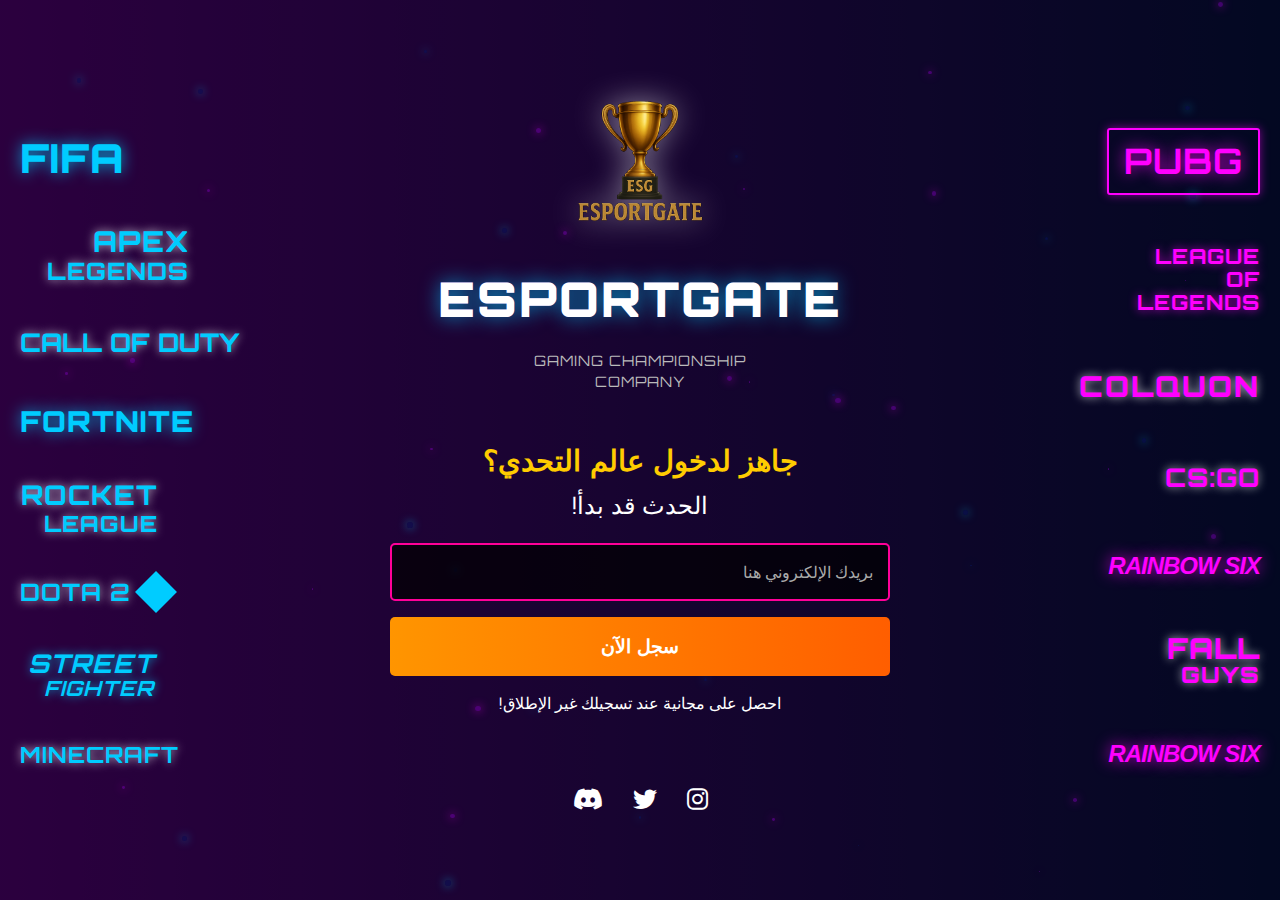
<file: index.html>
<!DOCTYPE html>
<html lang="ar" dir="rtl">
  <head>
    <meta charset="UTF-8" />
    <meta name="viewport" content="width=device-width, initial-scale=1.0" />
    <title>ESPORTGATE - بطولة الألعاب الإلكترونية</title>
    <!-- Bootstrap CSS -->
    <link
      href="https://cdn.jsdelivr.net/npm/bootstrap@5.3.0/dist/css/bootstrap.min.css"
      rel="stylesheet"
    />
    <!-- Font Awesome for Social Media Icons -->
    <link
      rel="stylesheet"
      href="https://cdnjs.cloudflare.com/ajax/libs/font-awesome/6.4.0/css/all.min.css"
    />
    <!-- Custom CSS -->
    <style>
      /* Google Fonts Import */
      @import url("https://fonts.googleapis.com/css2?family=Orbitron:wght@400;500;600;700;800;900&display=swap");

      /* Global Styles */
      * {
        margin: 0;
        padding: 0;
        box-sizing: border-box;
      }

      body {
        font-family: "Orbitron", sans-serif;
        background-color: #000;
        color: #fff;
        overflow-x: hidden;
      }

      /* Main Container */
      .main-container {
        position: relative;
        width: 100%;
        min-height: 100vh;
        background: linear-gradient(
          to right,
          rgba(124, 0, 179, 0.7),
          rgba(8, 24, 97, 0.7)
        );
        padding: 0;
        display: flex;
        justify-content: center;
        align-items: center;
      }

      .overlay {
        position: absolute;
        top: 0;
        left: 0;
        width: 100%;
        height: 100%;
        background: rgba(0, 0, 0, 0.5);
        z-index: 1;
      }

      .content {
        position: relative;
        z-index: 2;
        width: 100%;
        display: flex;
        justify-content: space-between;
        align-items: center;
        padding: 20px;
      }

      /* Game Logos Styling */
      .game-logos {
        display: flex;
        flex-direction: column;
        justify-content: space-between;
        height: 80vh;
        width: 25%;
        padding: 30px 0;
      }

      .left-logos {
        align-items: flex-start;
        padding-left: 40px;
      }

      .right-logos {
        align-items: flex-end;
        padding-right: 40px;
      }

      .logo {
        font-weight: bold;
        letter-spacing: 1px;
        margin: 8px 0;
        text-shadow: 0 0 10px rgba(255, 255, 255, 0.7);
        position: relative;
      }

      /* Left Side Logos (Pink/Purple) */
      .pubg {
        color: #ff00ff;
        font-size: 2.2rem;
        text-shadow: 0 0 15px rgba(255, 0, 255, 0.8);
        border: 2px solid #ff00ff;
        padding: 5px 15px;
        border-radius: 3px;
        box-shadow: 0 0 10px rgba(255, 0, 255, 0.5);
      }

      .lol {
        color: #ff00ff;
        font-size: 1.3rem;
        line-height: 1.1;
        text-shadow: 0 0 10px rgba(255, 0, 255, 0.7);
        font-weight: 800;
      }

      .colquon {
        color: #ff00ff;
        font-size: 1.8rem;
        font-weight: 900;
        letter-spacing: 2px;
      }

      .csgo {
        display: none; /* Using csgo2 instead */
      }

      .csgo2 {
        color: #ff00ff;
        font-size: 1.6rem;
        font-weight: 800;
        letter-spacing: 1px;
      }

      .rainbow,
      .rainbow2 {
        color: #ff00ff;
        font-family: "Arial", sans-serif;
        font-style: italic;
        text-transform: uppercase;
        font-size: 1.5rem;
        font-weight: 800;
        letter-spacing: -1px;
        text-shadow: 0 0 15px rgba(255, 0, 255, 0.8);
      }

      .fallguys {
        color: #ff00ff;
        font-size: 1.4rem;
        line-height: 1;
        font-weight: 900;
      }

      .fallguys::first-line {
        font-size: 1.8rem;
      }

      /* Right Side Logos (Blue) */
      .fifa {
        color: #00ccff;
        font-size: 2.5rem;
        font-weight: 900;
        text-shadow: 0 0 15px rgba(0, 204, 255, 0.8);
      }

      .apex {
        color: #00ccff;
        font-size: 1.5rem;
        line-height: 1.1;
        font-weight: 800;
      }

      .apex::first-line {
        font-size: 1.8rem;
      }

      .cod {
        color: #00ccff;
        font-size: 1.6rem;
        font-weight: 800;
        letter-spacing: 0px;
      }

      .fortnite {
        color: #00ccff;
        font-size: 1.8rem;
        font-weight: 900;
        letter-spacing: 1px;
        text-shadow: 0 0 15px rgba(0, 204, 255, 0.8);
      }

      .rocketleague {
        color: #00ccff;
        font-size: 1.4rem;
        line-height: 1.1;
        font-weight: 800;
      }

      .rocketleague::first-line {
        font-size: 1.7rem;
      }

      .dota2 {
        color: #00ccff;
        font-size: 1.5rem;
        display: flex;
        align-items: center;
        gap: 10px;
      }

      .dota-logo {
        width: 30px;
        height: 30px;
        display: inline-block;
        background: #00ccff;
        clip-path: polygon(0% 0%, 100% 0%, 100% 100%, 0% 100%);
        margin-right: 10px;
        transform: rotate(45deg);
      }

      .streetfighter {
        color: #00ccff;
        font-size: 1.3rem;
        line-height: 1.1;
        font-style: italic;
        font-weight: 700;
        text-shadow: 0 0 10px rgba(0, 204, 255, 0.7);
      }

      .streetfighter::first-line {
        font-size: 1.6rem;
      }

      .minecraft {
        color: #00ccff;
        font-size: 1.4rem;
        font-weight: 700;
        letter-spacing: 1px;
      }

      /* Center Content Styling */
      .center-content {
        width: 50%;
        display: flex;
        flex-direction: column;
        align-items: center;
        text-align: center;
      }

      .trophy-container {
        margin-bottom: 20px;
      }

      .trophy-img {
        width: 150px;
        filter: drop-shadow(0 0 15px rgba(255, 255, 255, 0.5));
      }

      .brand-container {
        margin-bottom: 30px;
      }

      .esportgate-logo {
        font-size: 3rem;
        font-weight: 900;
        letter-spacing: 2px;
        color: #ffffff;
        text-shadow: 0 0 15px rgba(0, 200, 255, 0.7);
        background: linear-gradient(90deg, #7c00b3, #081861);
        -webkit-background-clip: text;
        background-clip: text;
        padding: 10px 30px;
        border-radius: 5px;
        margin-bottom: 5px;
      }

      .subtitle {
        font-size: 0.9rem;
        color: #bbbbbb;
        letter-spacing: 1px;
      }

      /* Registration Section */
      .registration-section {
        width: 100%;
        max-width: 500px;
        margin: 20px 0;
      }

      .ready-text {
        font-size: 1.8rem;
        color: #ffcc00;
        margin-bottom: 10px;
        font-weight: bold;
      }

      .event-date {
        font-size: 1.5rem;
        color: #ffffff;
        margin-bottom: 20px;
      }

      .registration-form {
        width: 100%;
      }

      .form-control {
        background-color: rgba(0, 0, 0, 0.7);
        border: 2px solid #ff0099;
        color: #ffffff;
        padding: 15px;
        font-size: 1rem;
        border-radius: 5px;
        margin-bottom: 15px;
      }

      .form-control::placeholder {
        color: #aaaaaa;
      }

      .register-btn {
        width: 100%;
        padding: 15px;
        font-size: 1.2rem;
        font-weight: bold;
        background: linear-gradient(90deg, #ff9500, #ff5e00);
        border: none;
        color: #ffffff;
        border-radius: 5px;
        transition: all 0.3s ease;
      }

      .register-btn:hover {
        transform: translateY(-3px);
        box-shadow: 0 5px 15px rgba(255, 94, 0, 0.5);
      }

      .benefits-text {
        margin-top: 15px;
        font-size: 1rem;
        color: #ffffff;
      }

      /* Social Media Icons */
      .social-icons {
        display: flex;
        justify-content: center;
        margin-top: 30px;
      }

      .social-icon {
        font-size: 1.5rem;
        color: #ffffff;
        margin: 0 15px;
        transition: all 0.3s ease;
      }

      .social-icon:hover {
        transform: scale(1.2);
        color: #00ccff;
      }

      /* Media Queries for Responsiveness */
      @media (max-width: 992px) {
        .game-logos {
          width: 30%;
          padding: 20px 10px;
        }

        .left-logos {
          padding-left: 20px;
        }

        .right-logos {
          padding-right: 20px;
        }

        .center-content {
          width: 40%;
        }

        .pubg {
          font-size: 1.8rem;
        }

        .lol {
          font-size: 1.1rem;
        }

        .colquon {
          font-size: 1.6rem;
        }

        .csgo2 {
          font-size: 1.4rem;
        }

        .rainbow,
        .rainbow2 {
          font-size: 1.3rem;
        }

        .fallguys {
          font-size: 1.2rem;
        }

        .fallguys::first-line {
          font-size: 1.6rem;
        }

        .fifa {
          font-size: 2.2rem;
        }

        .apex {
          font-size: 1.3rem;
        }

        .apex::first-line {
          font-size: 1.6rem;
        }

        .cod {
          font-size: 1.4rem;
        }

        .fortnite {
          font-size: 1.6rem;
        }

        .rocketleague {
          font-size: 1.2rem;
        }

        .rocketleague::first-line {
          font-size: 1.5rem;
        }

        .dota2 {
          font-size: 1.3rem;
        }

        .streetfighter {
          font-size: 1.1rem;
        }

        .streetfighter::first-line {
          font-size: 1.4rem;
        }

        .minecraft {
          font-size: 1.2rem;
        }

        .esportgate-logo {
          font-size: 2.5rem;
        }
      }

      @media (max-width: 768px) {
        .content {
          flex-direction: column;
        }

        .game-logos {
          flex-direction: row;
          width: 100%;
          height: auto;
          justify-content: center;
          margin: 20px 0;
        }

        .logo {
          margin: 0 10px;
          font-size: 1rem;
        }

        .center-content {
          width: 100%;
          order: -1;
        }

        .left-logos,
        .right-logos {
          display: none;
        }

        .ready-text {
          font-size: 1.5rem;
        }

        .event-date {
          font-size: 1.2rem;
        }
      }

      @media (max-width: 576px) {
        .esportgate-logo {
          font-size: 2rem;
        }

        .subtitle {
          font-size: 0.8rem;
        }

        .registration-section {
          padding: 0 15px;
        }
      }
    </style>
  </head>
  <div class="container-fluid main-container">
    <div class="overlay"></div>
    <div class="content">
        <!-- Game Logos Left Side (Pink/Purple) -->
        <div class="game-logos left-logos">
            <div class="logo pubg">PUBG</div>
            <div class="logo lol">LEAGUE<br>OF<br>LEGENDS</div>
            <div class="logo colquon">COLQUON</div>
            <div class="logo csgo2">CS:GO</div>
            <div class="logo rainbow">RAINBOW SIX</div>
            <div class="logo fallguys">FALL<br>GUYS</div>
            <div class="logo rainbow2">RAINBOW SIX</div>
        </div>

        <!-- Center Trophy and Main Content -->
        <div class="center-content">
            <div class="trophy-container">
                <img src="Asset2.png" alt="Trophy" class="trophy-img">
            </div>
            <div class="brand-container">
                <div class="esportgate-logo">ESPORTGATE</div>
                <div class="subtitle">GAMING CHAMPIONSHIP<br>COMPANY</div>
            </div>

            <!-- Registration Section -->
            <div class="registration-section">
                <h2 class="ready-text">جاهز لدخول عالم التحدي؟</h2>
                <p class="event-date">30 حزيران : ساعة 12 دقيقة 05</p>
                
                <div class="registration-form">
                    <div class="form-group mb-3">
                        <input type="email" class="form-control" id="email" placeholder="بريدك الإلكتروني هنا">
                    </div>
                    <button type="button" class="btn register-btn" id="registerBtn">سجل الآن</button>
                    <p class="benefits-text">احصل على مجانية عند تسجيلك غير الإطلاق!</p>
                </div>
            </div>

            <!-- Social Media Icons -->
            <div class="social-icons">
                <a href="#" class="social-icon instagram"><i class="fab fa-instagram"></i></a>
                <a href="#" class="social-icon twitter"><i class="fab fa-twitter"></i></a>
                <a href="#" class="social-icon discord"><i class="fab fa-discord"></i></a>
            </div>
        </div>

        <!-- Game Logos Right Side (Blue) -->
        <div class="game-logos right-logos">
            <div class="logo fifa">FIFA</div>
            <div class="logo apex">APEX<br>LEGENDS</div>
            <div class="logo cod">CALL OF DUTY</div>
            <div class="logo fortnite">FORTNITE</div>
            <div class="logo rocketleague">ROCKET<br>LEAGUE</div>
            <div class="logo dota2"><span class="dota-logo"></span>DOTA 2</div>
            <div class="logo streetfighter">STREET<br>FIGHTER</div>
            <div class="logo minecraft">MINECRAFT</div>
        </div>
    </div>
</div>
    <!-- Bootstrap Bundle with Popper -->
    <script src="https://cdn.jsdelivr.net/npm/bootstrap@5.3.0/dist/js/bootstrap.bundle.min.js"></script>
    <!-- Custom JavaScript -->
    <script>
     // Wait for the DOM to be fully loaded
document.addEventListener('DOMContentLoaded', function() {
    // Initialize variables
    const registerBtn = document.getElementById('registerBtn');
    const emailInput = document.getElementById('email');
    const gameLogos = document.querySelectorAll('.logo');
    
    // Add glow effect to game logos
    gameLogos.forEach(logo => {
        // Add random flicker effect to logos
        setInterval(() => {
            const randomIntensity = Math.random() * 5 + 10;
            const currentColor = logo.classList.contains('pubg') || 
                                logo.classList.contains('lol') || 
                                logo.classList.contains('colquon') || 
                                logo.classList.contains('csgo2') || 
                                logo.classList.contains('rainbow') || 
                                logo.classList.contains('fallguys') || 
                                logo.classList.contains('rainbow2') 
                            ? 'rgba(255, 0, 255, 0.8)' : 'rgba(0, 204, 255, 0.8)';
            
            logo.style.textShadow = `0 0 ${randomIntensity}px ${currentColor}`;
        }, 1000 + Math.random() * 1000); // Different interval for each logo
        
        logo.addEventListener('mouseover', function() {
            const currentColor = this.classList.contains('pubg') || 
                                this.classList.contains('lol') || 
                                this.classList.contains('colquon') || 
                                this.classList.contains('csgo2') || 
                                this.classList.contains('rainbow') || 
                                this.classList.contains('fallguys') || 
                                this.classList.contains('rainbow2') 
                            ? 'rgba(255, 0, 255, 0.9)' : 'rgba(0, 204, 255, 0.9)';
            
            this.style.textShadow = `0 0 25px ${currentColor}`;
            this.style.transform = 'scale(1.1)';
            this.style.transition = 'all 0.3s ease';
        });
        
        logo.addEventListener('mouseout', function() {
            const currentColor = this.classList.contains('pubg') || 
                                this.classList.contains('lol') || 
                                this.classList.contains('colquon') || 
                                this.classList.contains('csgo2') || 
                                this.classList.contains('rainbow') || 
                                this.classList.contains('fallguys') || 
                                this.classList.contains('rainbow2') 
                            ? 'rgba(255, 0, 255, 0.8)' : 'rgba(0, 204, 255, 0.8)';
            
            this.style.textShadow = `0 0 15px ${currentColor}`;
            this.style.transform = '';
        });
    });
    
    // Trophy animation
    const trophyImg = document.querySelector('.trophy-img');
    if (trophyImg) {
        // Trophy Float Animation
        let floatValue = 0;
        const floatAnimation = setInterval(() => {
            floatValue += 0.02;
            const yPos = Math.sin(floatValue) * 5;
            trophyImg.style.transform = `translateY(${yPos}px)`;
        }, 50);
        
        // Add glow effect on hover
        trophyImg.addEventListener('mouseover', function() {
            this.style.filter = 'drop-shadow(0 0 25px rgba(255, 255, 255, 0.8))';
        });
        
        trophyImg.addEventListener('mouseout', function() {
            this.style.filter = 'drop-shadow(0 0 15px rgba(255, 255, 255, 0.5))';
        });
    }
    
    // Email validation function
    function isValidEmail(email) {
        const emailRegex = /^[^\s@]+@[^\s@]+\.[^\s@]+$/;
        return emailRegex.test(email);
    }
    
    // Registration button event
    if (registerBtn) {
        registerBtn.addEventListener('click', function() {
            const email = emailInput.value.trim();
            
            if (!email) {
                showAlert('يرجى إدخال بريدك الإلكتروني', 'danger');
                return;
            }
            
            if (!isValidEmail(email)) {
                showAlert('يرجى إدخال بريد إلكتروني صحيح', 'danger');
                return;
            }
            
            // Simulate registration process (replace with actual API call)
            registerBtn.disabled = true;
            registerBtn.innerHTML = '<span class="spinner-border spinner-border-sm" role="status" aria-hidden="true"></span> جاري التسجيل...';
            
            setTimeout(() => {
                registerBtn.disabled = false;
                registerBtn.textContent = 'سجل الآن';
                showAlert('تم التسجيل بنجاح! سنتواصل معك قريباً', 'success');
                emailInput.value = '';
            }, 1500);
        });
    }
    
    // Create an alert element
    function showAlert(message, type) {
        // Remove any existing alerts
        const existingAlerts = document.querySelectorAll('.alert');
        existingAlerts.forEach(alert => alert.remove());
        
        // Create new alert
        const alertDiv = document.createElement('div');
        alertDiv.className = `alert alert-${type} text-center`;
        alertDiv.role = 'alert';
        alertDiv.textContent = message;
        
        // Add the alert before the form
        const registrationForm = document.querySelector('.registration-form');
        registrationForm.parentNode.insertBefore(alertDiv, registrationForm);
        
        // Auto dismiss after 3 seconds
        setTimeout(() => {
            alertDiv.classList.add('fade');
            setTimeout(() => alertDiv.remove(), 500);
        }, 3000);
    }
    
    // Countdown Timer
    function updateCountdown() {
        // Target date (June 30, 2025 at 12:05)
        const targetDate = new Date('2025-06-30T12:05:00');
        const currentDate = new Date();
        
        // Calculate time difference
        const timeDiff = targetDate - currentDate;
        
        // If the date has passed, stop the countdown
        if (timeDiff <= 0) {
            document.querySelector('.event-date').textContent = 'الحدث قد بدأ!';
            return;
        }
        
        // Calculate remaining time
        const days = Math.floor(timeDiff / (1000 * 60 * 60 * 24));
        const hours = Math.floor((timeDiff % (1000 * 60 * 60 * 24)) / (1000 * 60 * 60));
        const minutes = Math.floor((timeDiff % (1000 * 60 * 60)) / (1000 * 60));
        const seconds = Math.floor((timeDiff % (1000 * 60)) / 1000);
        
        // Update the countdown display
        const eventDateElement = document.querySelector('.event-date');
        if (eventDateElement) {
            eventDateElement.textContent = `${days} يوم : ${hours} ساعة : ${minutes} دقيقة : ${seconds} ثانية`;
        }
    }
    
    // Update countdown every second
    setInterval(updateCountdown, 1000);
    updateCountdown(); // Initial call
    
    // Add neon glow to the ESPORTGATE logo
    const esportgateLogo = document.querySelector('.esportgate-logo');
    if (esportgateLogo) {
        setInterval(() => {
            const glowIntensity = Math.floor(Math.random() * 10) + 10;
            esportgateLogo.style.textShadow = `0 0 ${glowIntensity}px rgba(0, 200, 255, 0.7)`;
        }, 500);
    }
    
    // Create background particle effects
    createParticles();
});

// Function to create background particles
function createParticles() {
    const mainContainer = document.querySelector('.main-container');
    
    if (!mainContainer) return;
    
    // Create particle container
    const particleContainer = document.createElement('div');
    particleContainer.className = 'particle-container';
    particleContainer.style.position = 'absolute';
    particleContainer.style.top = '0';
    particleContainer.style.left = '0';
    particleContainer.style.width = '100%';
    particleContainer.style.height = '100%';
    particleContainer.style.overflow = 'hidden';
    particleContainer.style.zIndex = '1';
    
    mainContainer.appendChild(particleContainer);
    
    // Create particles
    for (let i = 0; i < 50; i++) {
        const particle = document.createElement('div');
        
        // Random properties
        const size = Math.random() * 5 + 1;
        const x = Math.random() * 100;
        const y = Math.random() * 100;
        const duration = Math.random() * 20 + 10;
        const delay = Math.random() * 5;
        
        // Set styles
        particle.style.position = 'absolute';
        particle.style.width = `${size}px`;
        particle.style.height = `${size}px`;
        particle.style.borderRadius = '50%';
        particle.style.left = `${x}%`;
        particle.style.top = `${y}%`;
        particle.style.background = i % 2 === 0 ? 'rgba(124, 0, 179, 0.5)' : 'rgba(8, 24, 97, 0.5)';
        particle.style.boxShadow = i % 2 === 0 ? '0 0 10px rgba(255, 0, 255, 0.7)' : '0 0 10px rgba(0, 200, 255, 0.7)';
        particle.style.animation = `float ${duration}s ease-in-out ${delay}s infinite`;
        
        particleContainer.appendChild(particle);
    }
    
    // Add keyframes for animation
    const styleSheet = document.createElement('style');
    styleSheet.innerHTML = `
        @keyframes float {
            0%, 100% { transform: translate(0, 0); }
            25% { transform: translate(${Math.random() * 100}px, ${Math.random() * 100}px); }
            50% { transform: translate(${Math.random() * -100}px, ${Math.random() * 100}px); }
            75% { transform: translate(${Math.random() * -100}px, ${Math.random() * -100}px); }
        }
    `;
    document.head.appendChild(styleSheet);
}
// Bootstrap Custom Configuration
// This file extends Bootstrap functionality for the ESPORTGATE landing page

document.addEventListener('DOMContentLoaded', function() {
    // Enable tooltips everywhere
    const tooltipTriggerList = [].slice.call(document.querySelectorAll('[data-bs-toggle="tooltip"]'));
    tooltipTriggerList.map(function (tooltipTriggerEl) {
        return new bootstrap.Tooltip(tooltipTriggerEl);
    });
    
    // Enable popovers
    const popoverTriggerList = [].slice.call(document.querySelectorAll('[data-bs-toggle="popover"]'));
    popoverTriggerList.map(function (popoverTriggerEl) {
        return new bootstrap.Popover(popoverTriggerEl);
    });
    
    // Custom form validation
    const forms = document.querySelectorAll('.needs-validation');
    
    Array.from(forms).forEach(form => {
        form.addEventListener('submit', event => {
            if (!form.checkValidity()) {
                event.preventDefault();
                event.stopPropagation();
            }
            
            form.classList.add('was-validated');
        }, false);
    });
    
    // Customize input focus behavior
    const formControls = document.querySelectorAll('.form-control');
    
    formControls.forEach(input => {
        // Add glow effect on focus
        input.addEventListener('focus', function() {
            this.style.boxShadow = '0 0 15px rgba(255, 0, 153, 0.5)';
        });
        
        input.addEventListener('blur', function() {
            this.style.boxShadow = '';
        });
    });
    
    // Custom button hover animation
    const buttons = document.querySelectorAll('.btn');
    
    buttons.forEach(button => {
        button.addEventListener('mouseover', function() {
            this.style.transition = 'all 0.3s ease';
            if (this.classList.contains('register-btn')) {
                this.style.background = 'linear-gradient(90deg, #ff5e00, #ff9500)';
            }
        });
        
        button.addEventListener('mouseout', function() {
            if (this.classList.contains('register-btn')) {
                this.style.background = 'linear-gradient(90deg, #ff9500, #ff5e00)';
            }
        });
    });
    
    // Add responsive behavior for navbar (if added later)
    window.addEventListener('scroll', function() {
        const navbar = document.querySelector('.navbar');
        if (navbar) {
            if (window.scrollY > 50) {
                navbar.classList.add('navbar-scrolled');
            } else {
                navbar.classList.remove('navbar-scrolled');
            }
        }
    });
    
    // Handle modal dialogs behavior (if added later)
    const modalElements = document.querySelectorAll('.modal');
    
    modalElements.forEach(modal => {
        modal.addEventListener('show.bs.modal', function() {
            document.body.classList.add('modal-open-custom');
        });
        
        modal.addEventListener('hidden.bs.modal', function() {
            document.body.classList.remove('modal-open-custom');
        });
    });
    
    // Handle collapse elements (if added later)
    const collapseElements = document.querySelectorAll('.collapse');
    
    collapseElements.forEach(collapse => {
        collapse.addEventListener('show.bs.collapse', function() {
            // Custom behavior when a collapse is shown
            const parent = this.closest('.collapse-container');
            if (parent) {
                parent.classList.add('showing');
            }
        });
        
        collapse.addEventListener('hidden.bs.collapse', function() {
            // Custom behavior when a collapse is hidden
            const parent = this.closest('.collapse-container');
            if (parent) {
                parent.classList.remove('showing');
            }
        });
    });
    
    // Handle responsive layout changes
    function handleResponsiveChanges() {
        const width = window.innerWidth;
        const centerContent = document.querySelector('.center-content');
        
        if (width < 768) {
            // Mobile layout adjustments
            if (centerContent) {
                centerContent.style.width = '100%';
            }
        } else if (width < 992) {
            // Tablet layout adjustments
            if (centerContent) {
                centerContent.style.width = '70%';
            }
        } else {
            // Desktop layout reset
            if (centerContent) {
                centerContent.style.width = '60%';
            }
        }
    }
    
    // Initial call and event listener for resize
    handleResponsiveChanges();
    window.addEventListener('resize', handleResponsiveChanges);
});
    </script>
  </body>
</html>
</file>
